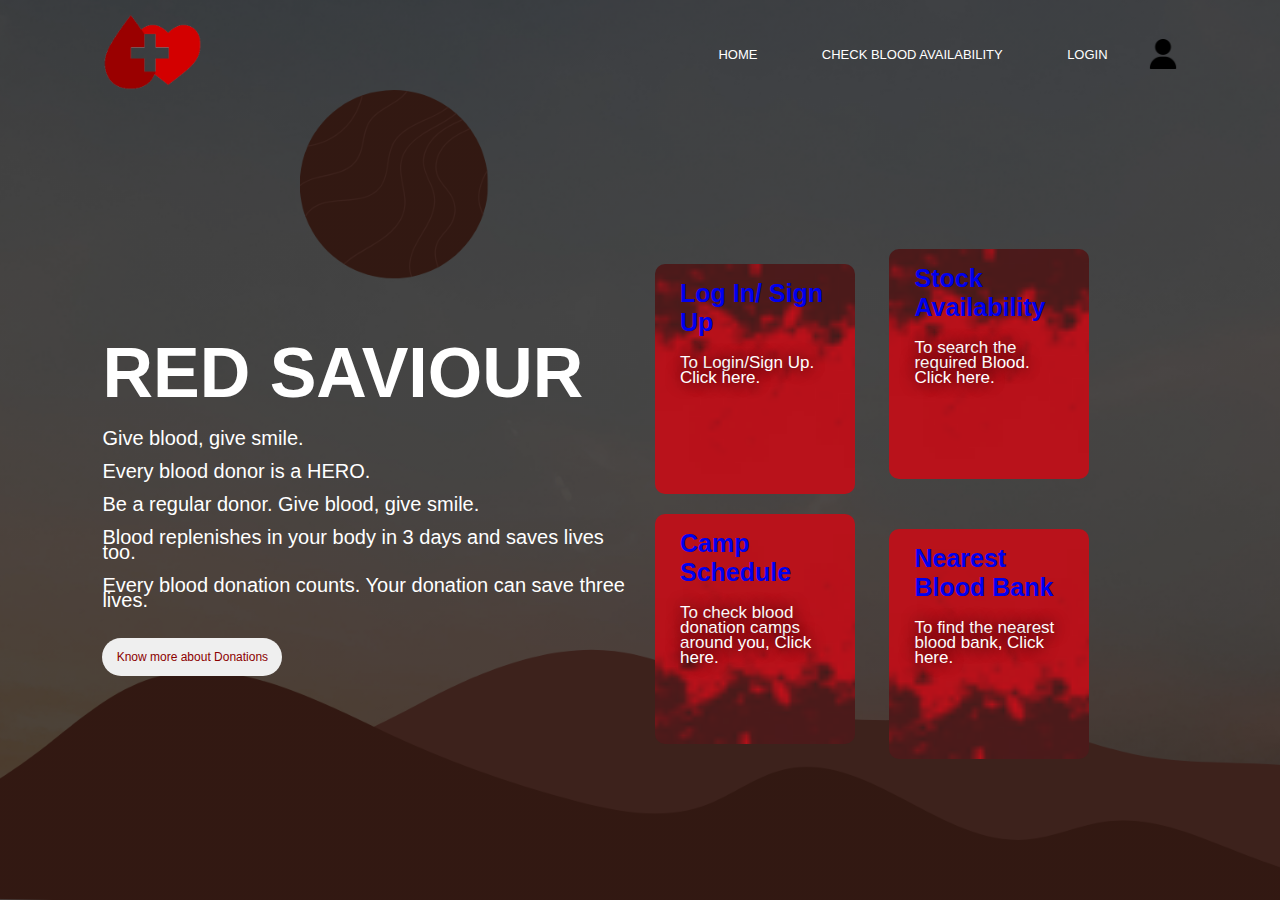
<file: index.html>
<!DOCTYPE html>
<html lang="en">
<head>
    <meta charset="UTF-8">
    <link rel="stylesheet" href="css/style.css">
    <meta http-equiv="X-UA-Compatible" content="IE=edge">
    <link rel="icon" href="images/blood.png" type="image/x-icon">
    <meta name="viewport" content="width=device-width, initial-scale=1.0">
    <title>Red Saviour</title>
</head>
<body>
    <div class="container">
        <div class="navbar">
            <a href="index.html" style="text-decoration: none;"><img src="images/logo.png" class="logo"></a>
            <nav>
                <ul>
                    <li><a href="index.html">HOME</a></li>
                    <li><a href="html/stock.html">CHECK BLOOD AVAILABILITY</a></li>
                    <li><a href="html/log.html">LOGIN</a></li>
                </ul>
            </nav>
            <img src="images/user.png" class="menu-icon" title="User">
        </div>
        <div class="row">
            <div class="col">
                <a href="index.html" style="text-decoration: none;"><h3>RED SAVIOUR</h3></a>
                <br>
                <p>Give blood, give smile.</p>
                <br>
                <p>Every blood donor is a HERO.</p>
                <br>
                <p>Be a regular donor. Give blood, give smile.</p>
                <br>
                <p>Blood replenishes in your body in 3 days and saves lives too.</p>
                <br>
                <p>Every blood donation counts. Your donation can save three lives.</p>

                <button type="button"><a href="html/more.html" style="text-decoration: none; color: darkred;">Know more about Donations</a></button>
            </div>
            <div class="col">
                <div class="card card1">
                    <h4><a href="html/log.html">Log In/ Sign Up</a></h4>
                    <br>
                    <p>To Login/Sign Up. Click here.</p>
                </div>
                <div class="card card2">
                    <h4><a href="html/stock.html">Stock Availability</a></h4>
                    <br>
                    <p>To search the required Blood. Click here.</p>
                </div>
                <div class="card card3">
                    <h4><a href="html/camp.html">Camp Schedule</a></h4>
                    <br>
                    <p>To check blood donation camps around you, Click here.</p>
                </div>
                <div class="card card4">
                    <h4><a href="html/nearest.html">Nearest Blood Bank</a></h4>
                    <br>
                    <p>To find the nearest blood bank, Click here.</p>
                </div>
            </div>
        </div> 
    </div>
    
</body>
</html>
</file>
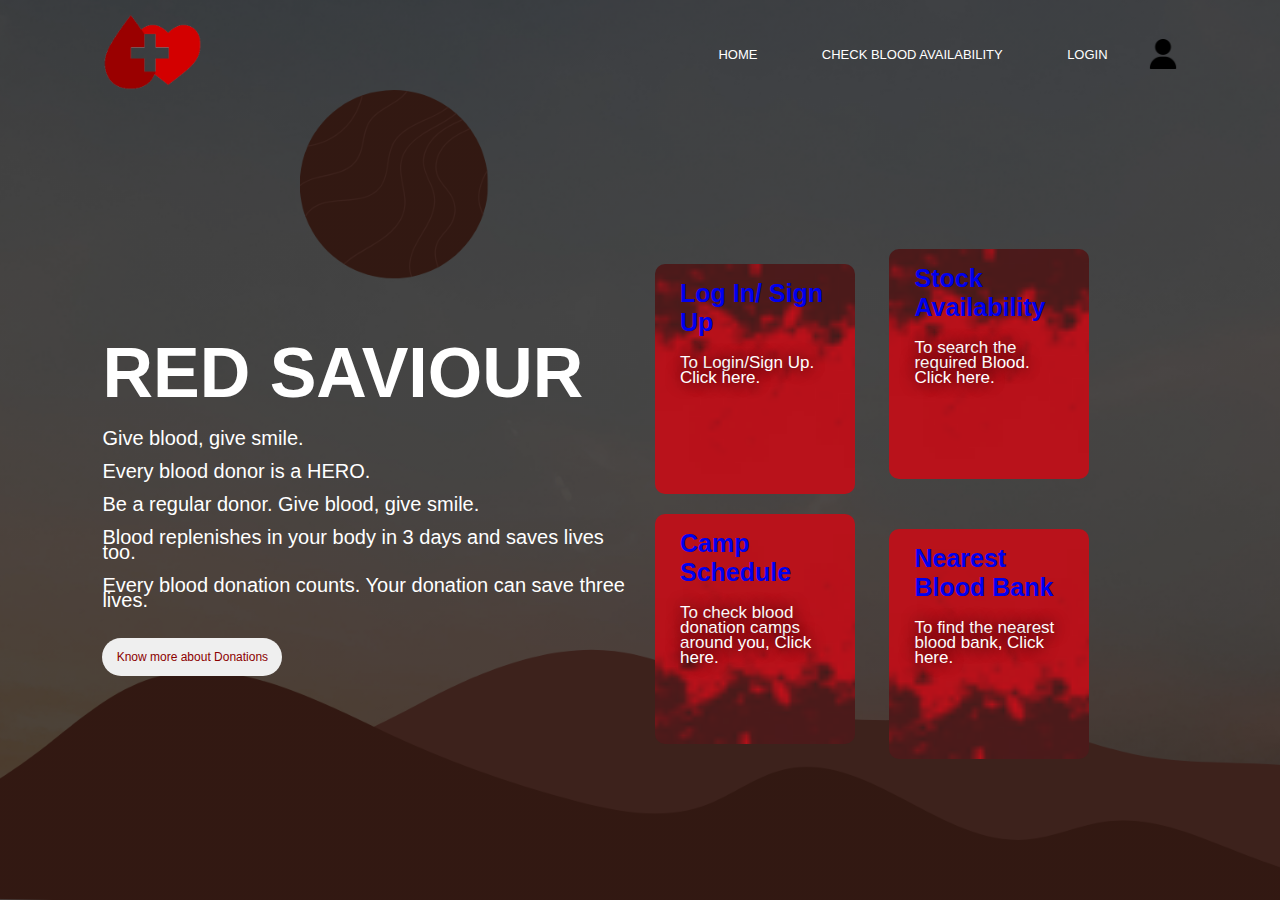
<file: html/index.html>
<!DOCTYPE html>
<html lang="en">
<head>
    <meta charset="UTF-8">
    <link rel="stylesheet" href="../css/style.css">
    <meta http-equiv="X-UA-Compatible" content="IE=edge">
    <link rel="icon" href="../images/blood.png" type="image/x-icon">
    <meta name="viewport" content="width=device-width, initial-scale=1.0">
    <title>Red Saviour</title>
</head>
<body>
    <div class="container">
        <div class="navbar">
            <a href="index.html" style="text-decoration: none;"><img src="../images/logo.png" class="logo"></a>
            <nav>
                <ul>
                    <li><a href="index.html">HOME</a></li>
                    <li><a href="stock.html">CHECK BLOOD AVAILABILITY</a></li>
                    <li><a href="log.html">LOGIN</a></li>
                </ul>
            </nav>
            <img src="../images/user.png" class="menu-icon" title="User">
        </div>
        <div class="row">
            <div class="col">
                <a href="index.html" style="text-decoration: none;"><h3>RED SAVIOUR</h3></a>
                <br>
                <p>Give blood, give smile.</p>
                <br>
                <p>Every blood donor is a HERO.</p>
                <br>
                <p>Be a regular donor. Give blood, give smile.</p>
                <br>
                <p>Blood replenishes in your body in 3 days and saves lives too.</p>
                <br>
                <p>Every blood donation counts. Your donation can save three lives.</p>

                <button type="button"><a href="more.html" style="text-decoration: none; color: darkred;">Know more about Donations</a></button>
            </div>
            <div class="col">
                <div class="card card1">
                    <h4><a href="log.html">Log In/ Sign Up</a></h4>
                    <br>
                    <p>To Login/Sign Up. Click here.</p>
                </div>
                <div class="card card2">
                    <h4><a href="stock.html">Stock Availability</a></h4>
                    <br>
                    <p>To search the required Blood. Click here.</p>
                </div>
                <div class="card card3">
                    <h4><a href="camp.html">Camp Schedule</a></h4>
                    <br>
                    <p>To check blood donation camps around you, Click here.</p>
                </div>
                <div class="card card4">
                    <h4><a href="nearest.html">Nearest Blood Bank</a></h4>
                    <br>
                    <p>To find the nearest blood bank, Click here.</p>
                </div>
            </div>
        </div> 
    </div>
    
</body>
</html>
</file>
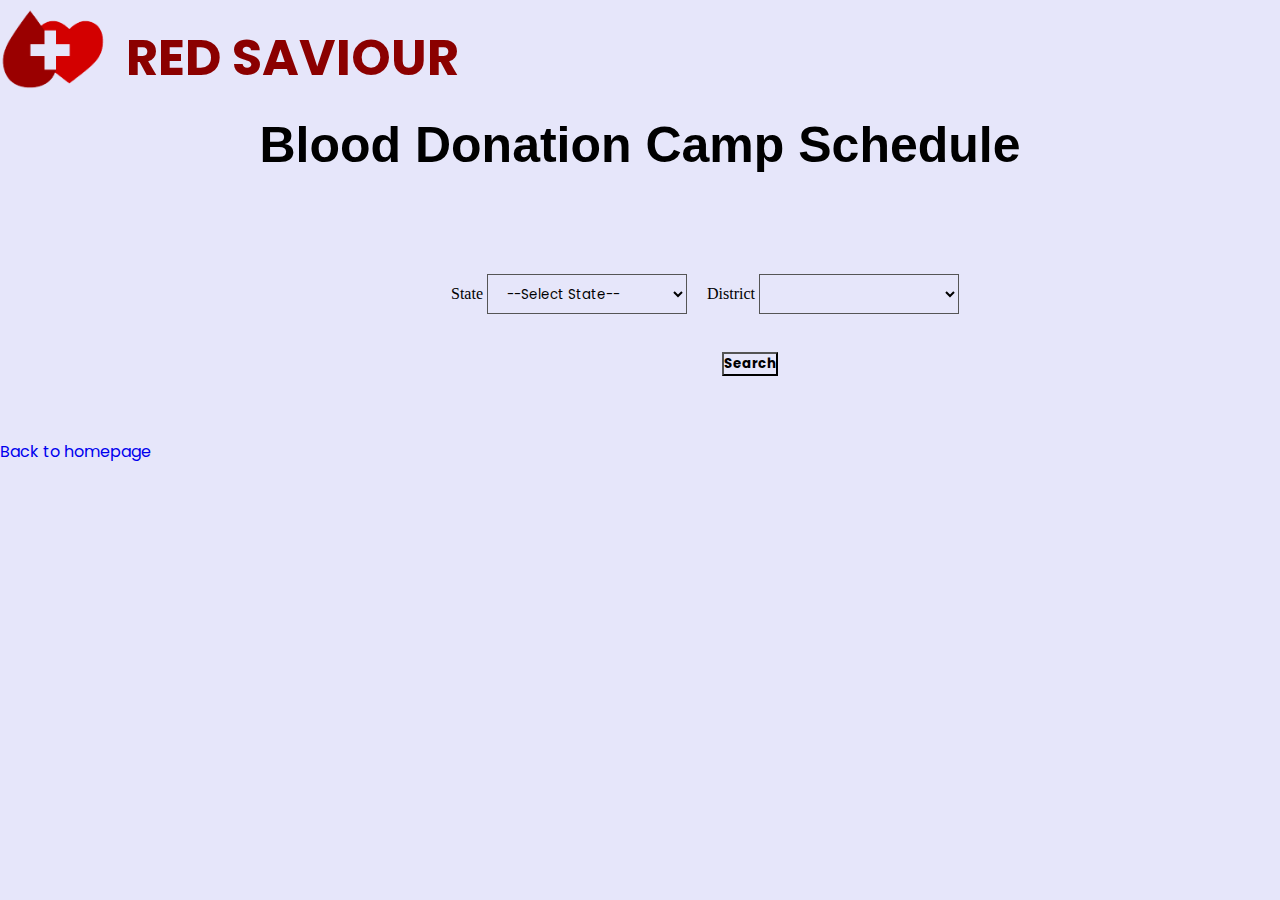
<file: html/camp.html>
<!DOCTYPE html>
<html lang="en">
<head>
    <meta charset="UTF-8">
    <meta http-equiv="X-UA-Compatible" content="IE=edge">
    <link rel="stylesheet" href="../css/camp.css">
    <link rel="icon" href="../images/blood.png" type="image/x-icon">
    <meta name="viewport" content="width=device-width, initial-scale=1.0">
    <link rel="stylesheet" href="https://fonts.googleapis.com/css?family=Poppins&display=swap">
    <title>Camp Schedule</title>
</head>
<body>
    <div class="top">
        <a href="index.html"><img src="../images/blood.png" alt="logo" style="height: 100px; width: 50;"></a>
        <a href="index.html" style="text-decoration: none;"><h1>RED SAVIOUR</h1></a>
    </div>
    <h1 class="text" style="font-size: 50px;">Blood Donation Camp Schedule</h1>

    <div class="container">
        <div class="f-group">
            <label for="State">State</label>
            <select name="slct1" id="slct1" onchange="populate(this.id, 'slct2')">
                <option value="">--Select State--</option>
                <option value="all">All</option>
                <option value="bihar">Bihar</option>
                <option value="haryana">Haryana</option>
                <option value="delhi">Delhi</option>
                <option value="punjab">Punjab</option>
                <option value="rajasthan">Rajasthan</option>
                <option value="uttarakhand">Uttarakhand</option>
                <option value="uttar pradesh">Uttar Pradesh</option>
            </select>
        </div>
        <div class="f-group">
            <label for="">District</label>
            <select name="slct2" id="slct2"></select>
        </div>
    </div>

    <div class="box-but"><button class="but" name="submit">
        <strong><a href="notfound.html" style="text-decoration: none; color: black;">Search</a></strong>
    </button></div>
    <br>
    <a href="index.html" style="text-decoration: none;">Back to homepage</a>
    <script src="../javascript/camp.js"></script>
</body>
</html>
</file>
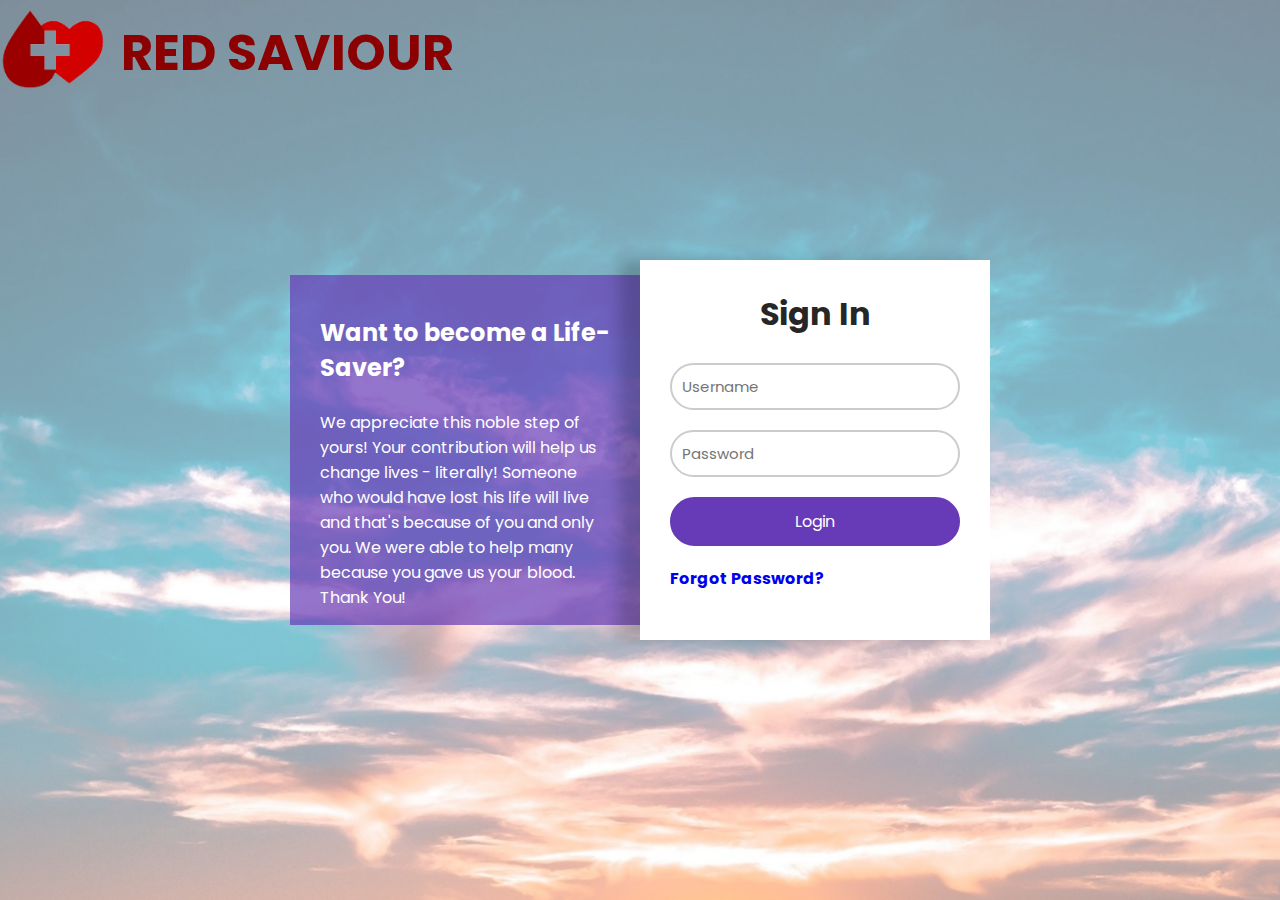
<file: html/log.html>
<!DOCTYPE html>
<html lang="en">
<head>
    <meta charset="UTF-8">
    <meta http-equiv="X-UA-Compatible" content="IE=edge">
    <meta name="viewport" content="width=device-width, initial-scale=1.0">
    <link rel="stylesheet" href="../css/log.css">
    <link rel="stylesheet" href="https://fonts.googleapis.com/css?family=Poppins&display=swap">
    <link rel="icon" href="../images/blood.png" type="image/x-icon">
    <title>Log In/ Sign Up</title>
</head>
<body>
    <div class="cov">
    <div class="top">
        <a href="index.html"><img src="../images/blood.png" alt="logo" style="height: 100px; width: 50;"></a>
        <a href="index.html" style="text-decoration: none;"><h1>RED SAVIOUR</h1></a>
    </div>
    <section>
    <div class="container">
        <div class="form_content">
            <h2>Want to become a Life-Saver?</h2>
            <br>
            <p>We appreciate this noble step of yours! Your contribution will help us change lives - literally! Someone who would have lost his life will live and that's because of you and only you. We were able to help many because you gave us your blood.</p>
            <p>Thank You!</p>
        </div>
        <div class="login_form">
            <h1>Sign In</h1>
            <br>
            <form action="lognf.html">
                <input type="text" name="" required="" placeholder="Username">
                <input type="password" name="" required="" placeholder="Password">
                <input type="submit" name="" value="Login">
            </form>
            <a href="#">Forgot Password?</a>
        </div>
    </div>
    </section>
    </div>
</body>
</html>
</file>
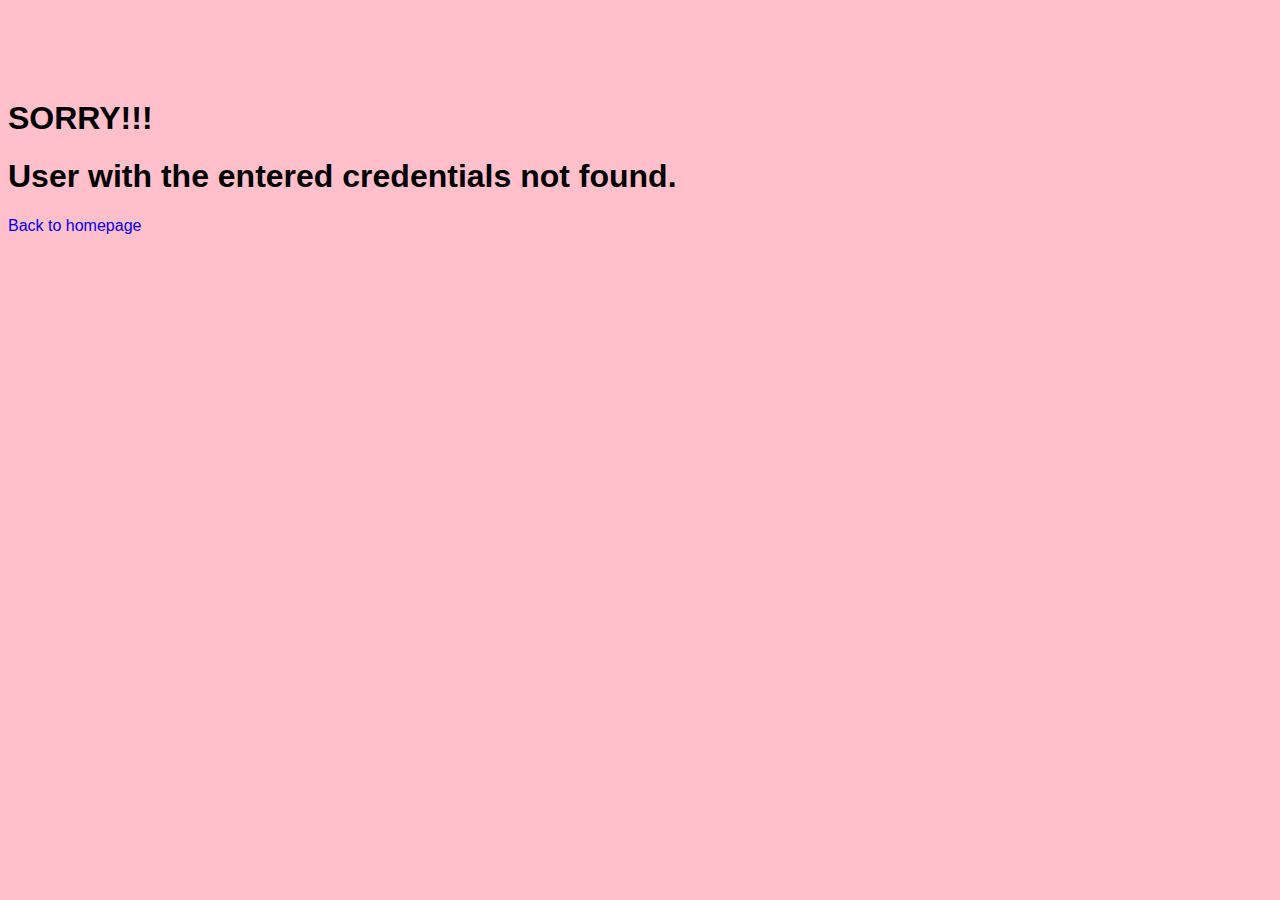
<file: html/lognf.html>
<!DOCTYPE html>
<html lang="en">
<head>
    <meta charset="UTF-8">
    <meta http-equiv="X-UA-Compatible" content="IE=edge">
    <meta name="viewport" content="width=device-width, initial-scale=1.0">
    <link rel="icon" href="../images/blood.png" type="image/x-icon">
    <title>Not Found!</title>
</head>
<body style="background-color: pink; font-family: 'Poppins', sans-serif;">
    <h1 style="margin-top: 100px;">SORRY!!!</h1>  
    <h1 >User with the entered credentials not found.</h1>
    
    <a href="index.html" style="text-decoration: none;">Back to homepage</a>
</body>
</html>
</file>
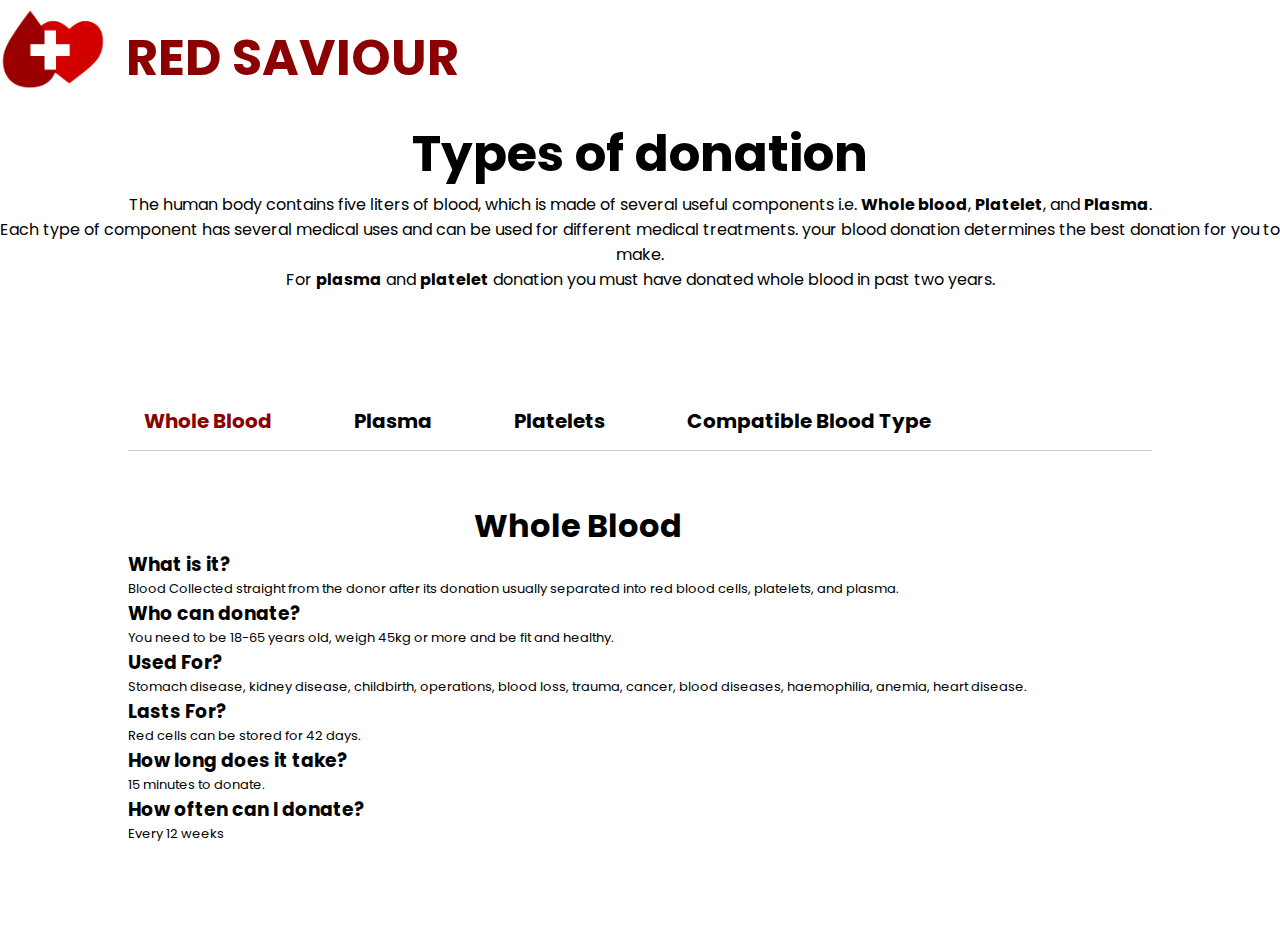
<file: html/more.html>
<!DOCTYPE html>
<html lang="en">
<head>
    <meta charset="UTF-8">
    <meta http-equiv="X-UA-Compatible" content="IE=edge">
    <meta name="viewport" content="width=device-width, initial-scale=1.0">
    <link rel="stylesheet" href="https://fonts.googleapis.com/css?family=Poppins&display=swap">
    <link rel="stylesheet" href="../css/more.css">
    <link rel="icon" href="../images/blood.png" type="image/x-icon">
    <title>More</title>
</head>
<body>
    <div class="top">
    <a href="index.html"><img src="../images/blood.png" alt="logo" style="height: 100px; width: 50;"></a>
    <a href="index.html" style="text-decoration: none;"><h1>RED SAVIOUR</h1></a>
    </div>
    <div class="description">
      <header style="text-align: center; font-size: 25px;">
				<h1 >Types of donation</h1>
			</header>
      <div>
        <p style="text-align: center;">The human body contains five liters of blood, which is made of several useful components i.e. <strong>Whole blood</strong>, <strong>Platelet</strong>, and <strong>Plasma</strong>.</p>
        <p style="text-align: center;">Each type of component has several medical uses and can be used for different medical treatments. your blood donation determines the best donation for you to make.</p>
        <p style="text-align: center;">For <strong>plasma</strong> and <strong>platelet</strong> donation you must have donated whole blood in past two years.</p>
    </div>
    <div class="hero">
      <div class="btn-box">
        <button id="btn1" onclick="openHTML()">Whole Blood</button>
        <button id="btn2" onclick="openCSS()">Plasma</button>
        <button id="btn3" onclick="openJS()">Platelets</button>
        <button id="btn4" onclick="openTY()">Compatible Blood Type</button>
      </div>
      <div id="content1" class="content">
        <div class="content-left">
          <h1 style="text-align: center;">Whole Blood</h1>
            <h3>What is it?</h3>
            <p>Blood Collected straight from the donor after its donation usually separated into red blood cells, platelets, and plasma.</p>
            <h3>Who can donate?</h3>
            <p>You need to be 18-65 years old, weigh 45kg or more and be fit and healthy.</p>
            <h3>Used For?</h3>
            <p>Stomach disease, kidney disease, childbirth, operations, blood loss, trauma, cancer, blood diseases, haemophilia, anemia, heart disease.</p>
            <h3>Lasts For?</h3>
            <p>Red cells can be stored for 42 days.</p>
            <h3>How long does it take?</h3>
            <p>15 minutes to donate.</p>
            <h3>How often can I donate?</h3>
            <p>Every 12 weeks</p>
        </div>
      </div>
      <div id="content2" class="content">
        <div class="content-left">
          <h1 style="text-align: center;">Plasma</h1>
          <h3>What is it?</h3>
			    <p>The straw-coloured liquid in which red blood cells, white blood cells, and platelets float in.Contains special nutrients which can be used to create 18 different type of medical products to treat many different medical conditions.</p>
			    <h3>Who can donate?</h3>
			    <p>You need to be 18-70 (men) or 20-70 (women) years old, weigh 50kg or more and must have given successful whole blood donation in last two years. </p>
		      <h3>Used For?</h3>
			    <p>Immune system conditions, pregnancy (including anti-D injections), bleeding, shock, burns, muscle and nerve conditions, haemophilia, immunisations.</p>
          <h3>Lasts For?</h3>
          <p>Plasma can last up to one year when frozen.</p>
		      <h3>How  does it work?</h3>
			    <p>We collect your blood, keep plasma and return rest to you by apheresis donation.</p>
		      <h3>How long does it take?</h3>
          <p>15 minutes to donate.</p>
			    <h3>How often can I donate?</h3>
			    <p>Every 2-3 weeks.</p>
        </div>
      </div>
      <div id="content3" class="content">
        <div class="content-left">
          <h1 style="text-align: center;">Platelets</h1>
          <h3>What is it?</h3>
			    <p>The tiny 'plates' in blood that wedge together to help to clot and reduce bleeding. Always in high demand, Vital for people with low platelet count, like malaria and cancer patients.</p>
			    <h3>Who can donate?</h3>
			    <p>You need to be 18-70 years old (men), weigh 50kg or more and have given a successful plasma donation in the past 12 months</p>
		      <h3>Used For?</h3>
			    <p>Cancer, blood diseases, haemophilia, anaemia, heart disease, stomach disease, kidney disease, childbirth, operations, blood loss, trauma, burns.</p>
			    <h3>Lasts For?</h3>
			    <p>Just five days..</p>
		      <h3>How does it work?</h3>
			    <p>We collect your blood, keep platelet and return rest to you by apheresis donation.</p>
			    <h3>How long does it take?</h3>
			    <p>45 minutes to donate.</p>
			    <h3>How often can I donate?</h3>
			    <p>Every 2 weeks</p>
        </div>
      </div>
      <div id="content4" class="content">
        <div class="content-left">
          <h1 style="text-align: end;">Compatible Blood Type</h1>
          <table class="tabled table-responsive table-bordered ">
            <tbody>
            <tr>
            <th colspan="3" style='color:white;background-color:red;'>Compatible Blood Type Donors</th>
            </tr>
            <tr>
            <td><b>Blood Type</b></td>
            <td><b>Donate Blood To</b></td>
            <td><b>Receive Blood From</b></td>
            </tr>
            <tr>
            <td><span style="color: #961e1b;"><b>A+</b></span></td>
            <td>A+ AB+</td>
            <td>A+ A- O+ O-</td>
            </tr>
            <tr>
            <td><span style="color: #961e1b;"><b>O+</b></span></td>
            <td>O+ A+ B+ AB+</td>
            <td>O+ O-</td>
            </tr>
            <tr>
            <td><span style="color: #961e1b;"><b>B+</b></span></td>
            <td>B+ AB+</td>
            <td>B+ B- O+ O-</td>
            </tr>
            <tr>
            <td><span style="color: #961e1b;"><b>AB+</b></span></td>
            <td>AB+</td>
            <td>Everyone</td>
            </tr>
            <tr>
            <td><span style="color: #961e1b;"><b>A-</b></span></td>
            <td>A+ A- AB+ AB-</td>
            <td>A- O-</td>
            </tr>
            <tr>
            <td><span style="color: #961e1b;"><b>O-</b></span></td>
            <td>Everyone</td>
            <td>O-</td>
            </tr>
            <tr>
            <td><span style="color: #961e1b;"><b>B-</b></span></td>
            <td>B+ B- AB+ AB-</td>
            <td>B- O-</td>
            </tr>
            <tr>
            <td><span style="color: #961e1b;"><b>AB-</b></span></td>
            <td>AB+ AB-</td>
            <td>AB- A- B- O-</td>
            </tr>
            </tbody>
            </table>
      </div>
    </div>
    <script src="../javascript/more.js"></script>
</body>
</html>
</file>
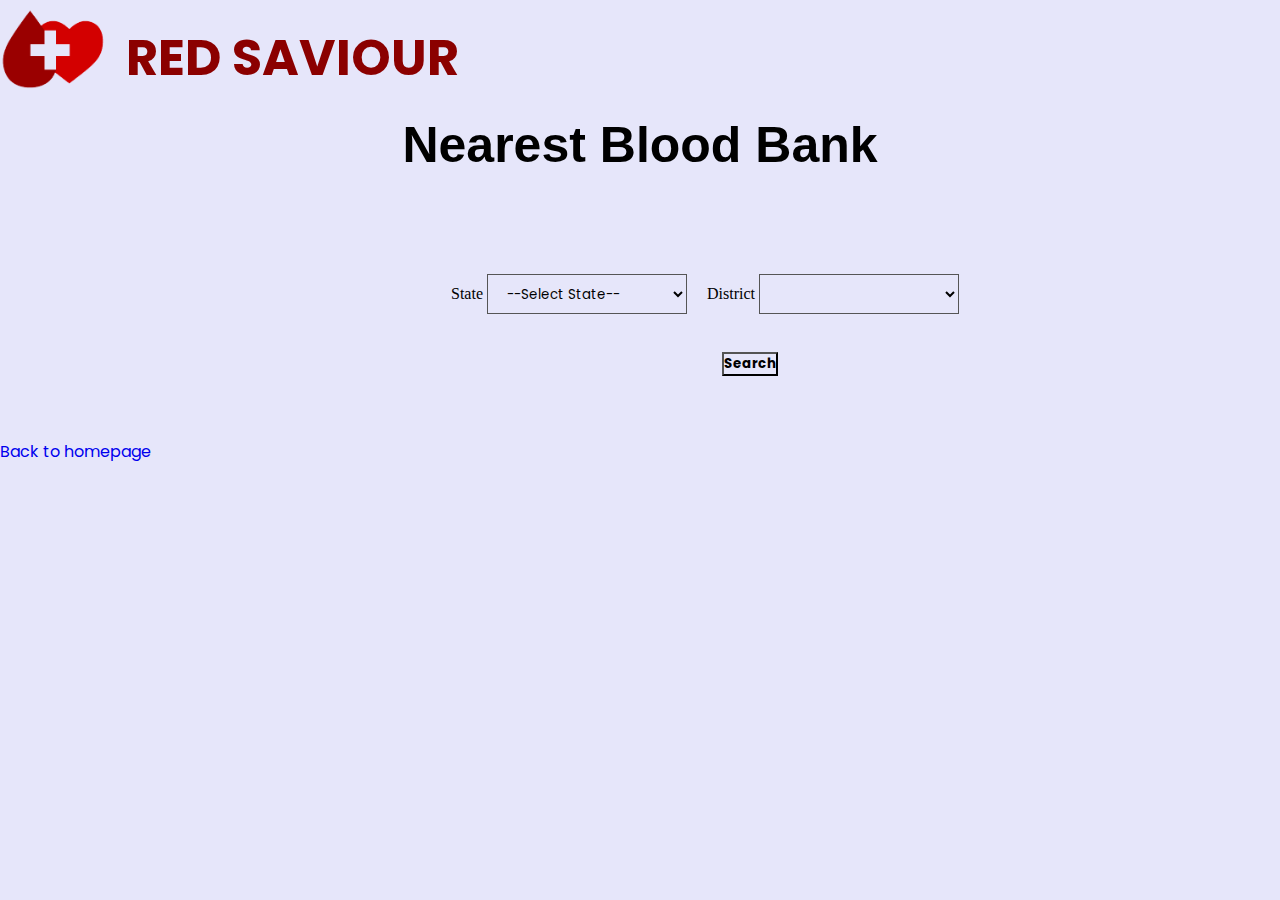
<file: html/nearest.html>
<!DOCTYPE html>
<html lang="en">
<head>
    <meta charset="UTF-8">
    <meta http-equiv="X-UA-Compatible" content="IE=edge">
    <link rel="stylesheet" href="../css/nearest.css">
    <link rel="icon" href="../images/blood.png" type="image/x-icon">
    <meta name="viewport" content="width=device-width, initial-scale=1.0">
    <link rel="stylesheet" href="https://fonts.googleapis.com/css?family=Poppins&display=swap">
    <title>Nearest Blood Bank</title>
</head>
<body>
    <div class="top">
        <a href="index.html"><img src="../images/blood.png" alt="logo" style="height: 100px; width: 50;"></a>
        <a href="index.html" style="text-decoration: none;"><h1>RED SAVIOUR</h1></a>
    </div>
    <h1 class="text" style="font-size: 50px;">Nearest Blood Bank</h1>
    
    <div class="container">
        <div class="f-group">
            <label for="State">State</label>
            <select name="slct1" id="slct1" onchange="populate(this.id, 'slct2')">
                <option value="">--Select State--</option>
                <option value="all">All</option>
                <option value="bihar">Bihar</option>
                <option value="haryana">Haryana</option>
                <option value="delhi">Delhi</option>
                <option value="punjab">Punjab</option>
                <option value="rajasthan">Rajasthan</option>
                <option value="uttarakhand">Uttarakhand</option>
                <option value="uttar pradesh">Uttar Pradesh</option>
            </select>
        </div>
        <div class="f-group">
            <label for="">District</label>
            <select name="slct2" id="slct2"></select>
        </div>
    </div>
    
    <div class="box-but"><button class="but" name="submit">
        <strong><a href="notfound.html" style="text-decoration: none; color: black;">Search</a></strong>
    </button></div>
    <br>
    <a href="index.html" style="text-decoration: none;">Back to homepage</a>
    
    <script src="../javascript/nearest.js"></script>
</body>
</html>
</file>
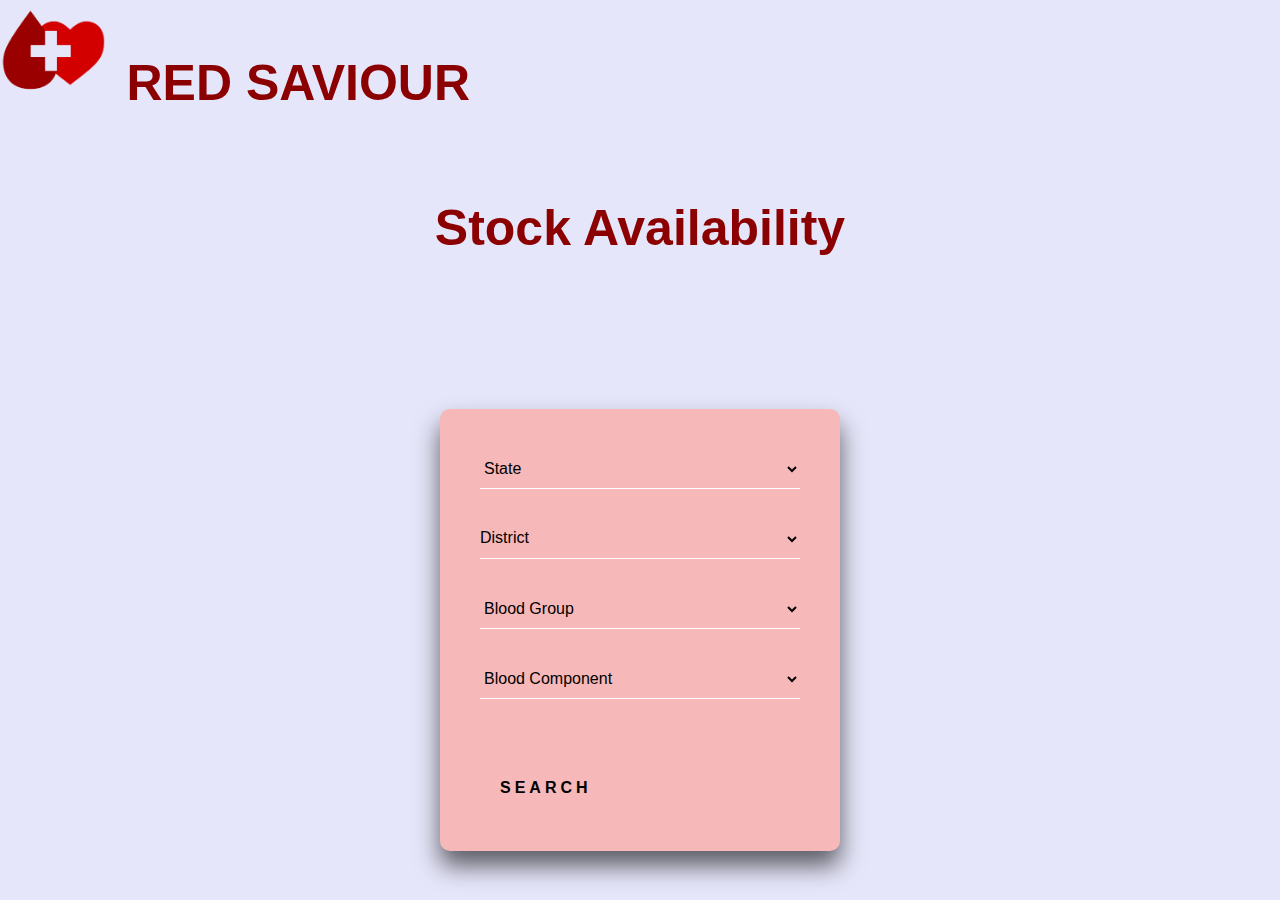
<file: html/stock.html>
<!DOCTYPE html>
<html lang="en">
<head>
    <meta charset="UTF-8">
    <meta http-equiv="X-UA-Compatible" content="IE=edge">
    <link rel="icon" href="../images/blood.png" type="image/x-icon">
    <link rel="stylesheet" href="../css/stockstyle.css">
    <meta name="viewport" content="width=device-width, initial-scale=1.0">
    <link rel="stylesheet" href="https://fonts.googleapis.com/css?family=Poppins&display=swap">
    <title>Stock Availability</title>
</head>
<body>
    <div class="top">
        <a href="index.html"><img src="../images/logo.png" alt="logo" style="height: 100px; width: 50;"></a>
        <a href="index.html" style="text-decoration: none;"><h1>RED SAVIOUR</h1></a>
    </div>
    <h1 class="text" style="font-size: 50px;">Stock Availability</h1>
    
    
<div class="login-box">
  
    <form>
      <div class="user-box">
            <select name="slct1" id="slct1" onchange="populate(this.id, 'slct2')">
                <option value="">State</option>
                <option value="all">All</option>
                <option value="bihar">Bihar</option>
                <option value="haryana">Haryana</option>
                <option value="delhi">Delhi</option>
                <option value="punjab">Punjab</option>
                <option value="rajasthan">Rajasthan</option>
                <option value="uttarakhand">Uttarakhand</option>
                <option value="uttar pradesh">Uttar Pradesh</option>
            </select>
      </div>
      <div class="user-box">
        <label for="">District</label>
        <select name="slct2" id="slct2"></select>
      </div>
      <div class="user-box">
        <select name="myBlood" id="BloodGroup">
            <option value="-1">Blood Group</option>
            <option value="A+">A+</option>
            <option value="A-">A-</option>
            <option value="B-">B-</option>
            <option value="O+">O+</option>
            <option value="O-">O-</option>
            <option value="AB+">AB+</option>
            <option value="AB-">AB-</option>
        </select>
    </div>

    <div class="user-box">
        <select name="myType" id="Type">
            <option value="-1">Blood Component</option>
            <option value="Whole Blood">Whole Blood</option>
            <option value="Plasma">Plasma</option>
            <option value="Platelets">Platelets</option>
        </select>
    </div>
      
        <a href="notfound.html" >
            <span></span>
            <span></span>
            <span></span>
            <span></span>    
        Search</a>
    
      </a>
    </form>
  </div>

    <script src="../javascript/stock.js"></script>

</body>
</html>
</file>
<file: css/style.css>
*{
    margin: 0;
    padding: 0;
    font-family: sans-serif;
}

.container{
    width: 100%;
    height: 100vh;
    background-image: linear-gradient(rgba(0,0,0,0.7),rgba(0,0,0,0.7)),url(../images/Wallpaper.png);
    background-position: center;
    background-size: cover;
    padding-left: 8%;
    padding-right: 8%;
    box-sizing: border-box;
}

.navbar{
    height: 12%;
    display: flex;
    align-items: center;
}

.logo{
    width: 100px;
    cursor: pointer;
}

.menu-icon{
    width: 30px;
    cursor: pointer;
    margin-left: 40px;

}

nav{
    flex:1;
    text-align: right;
}

nav ul li{
    list-style: none;
    display: inline-block;
    margin-left: 60px;
}

nav ul li a{
    text-decoration: none;
    color: #fff;
    font-size: 13px;
    text-decoration: none;
}

.row{
    display: flex;
    height: 88%;
    align-items: center;
}

.col{
    flex-basis: 50%;
}
h3{
    color: #fff;
    font-size: 70px;
}
p{
    color: #fff;
    font-size: 20px;
    line-height: 15px;
}
button{
    width: 180px;
    color: #000;
    font-size: 12px;
    padding: 12px 0;
    border: 0;
    border-radius: 20px;
    outline: none;
    margin-top: 30px;
}
.card{
    width: 200px;
    height: 230px;
    display: inline-block;
    border-radius: 10px;
    padding: 15px 25px;
    box-sizing: border-box;
    cursor: pointer;
    margin: 10px 15px;
    background-position: center;
    background-size: cover;
    transition: transform 0.5;
}
.card1{
    background-image: url(../images/pic-1.png);
}
.card2{
    background-image: url(../images/pic-1.png);
}
.card3{
    background-image: url(../images/pic-2.png);
}
.card4{
    background-image: url(../images/pic-2.png);
}
.card:hover{
    transform: translateY(-10px);
}
h4{
    color: #fff;
    font-size: 25px;
    /*text-shadow: 0 0 5px #999;*/
}
.card p{
    text-shadow: 0 0 15px #000;
    font-size: 17px;
    font-family: 'Segoe UI', Tahoma, Geneva, Verdana, sans-serif;
}

a{
    text-decoration: none;
}
</file>
<file: css/camp.css>
*{
    padding: 0;
    margin: 0;
    font-family: 'Poppins', sans-serif;
    background-color: lavender;
}
.top{
    display: flex;
    justify-content: baseline;
}
  
.top h1{
    padding: 20px;
    font-size: 50px;
    color: #8b0000;
}

.text{
    display: flex;
    justify-content: center;
    align-items: center;
    font-family: Verdana, Geneva, Tahoma, sans-serif;
}

.container{
    margin-top: 100px;
    margin-left: 150px;
    display: flex;
    flex: 1 1 auto;
    justify-content: center;
    align-items: center;
}
  
.f-group{
    float: left;
    
}
  
.f-group label{
    display: flexbox;
    margin-bottom: 8px;
    font-family: 'roboto';
    font-weight: 500;
}
  
select{
    border: 1px solid #555;
    height: 40px;
    width: 200px;
    padding: 0 15px;
    margin-right: 20px;
}

.but{
    display: flex;
    align-items: center;
    justify-content: center;
}
.box-but{
    width: 1500px;
    height: 100px;
    display: flex;
    align-items: center;
    justify-content: center;
}
</file>
<file: css/log.css>
*{
    padding: 0;
    margin: 0;
    font-family: 'Poppins', sans-serif;
}

.top{
    display: flex;
    justify-content: baseline;
}
  
.top h1{
    padding: 15px;
    font-size: 50px;
    color: #8b0000;
}
 
body{
    margin: 0;
    padding: 0;
}

.cov{
    width: 100%;
    height: 100vh;
    background: url(../images/login.png);
    background-size: cover;
}

.container{
    position: absolute;
    top: 50%;
    left: 50%;
    transform: translate(-50%,-50%);
    width: 700px;
    height: 350px;
    background: rgba(103, 58, 183, 0.7);
}

.container .form_content,
.container .login_form
{
    position: relative;
    width: 50%;
    height: 350px;
    float: left;
    box-sizing: border-box;
}

.container .form_content{
    padding: 40px 30px;
    color: #fff;
}

.container .login_form{
    background: #fff;
    height: 380px;
    top: -15px;
    box-shadow: -20px 0 15px rgba(0,0,0,0.2);
    padding: 30px;
}

.container .login_form h1{
    color: #262626;
    text-align: center;
}

.container .login_form input{
    display: block;
    width: 100%;
    padding: 10px;
    box-sizing: border-box;
    margin-bottom: 20px;
    border: 2px solid #ccc;
    border-radius: 25px;
    outline: none;
    font-size: 15px;
}

.container .login_form input:hover,
.container .login_form input:valid{
    border: 2px solid #673ab7;
}

.container .login_form input[type="submit"]{
    color: #fff;
    background: #673ab7;
    font-size: 16px;
    transition: 0.5s;
}

.container .login_form input[type="submit"]:hover{
    background: #ff0057;
    border: 2px solid #ff0057;
}

.container .login_form a{
    text-decoration: none;
    font-weight: bold;
}
</file>
<file: css/more.css>
*{
  padding: 0;
  margin: 0;
  font-family: 'Poppins', sans-serif;
}

.top{
  display: flex;
  justify-content: baseline;
}

.top h1{
  padding: 20px;
  font-size: 50px;
  color: #8b0000;
}

.hero{
  width: 80%;
  height: 450px;
  position: relative;
  margin: 100px auto;
  overflow: hidden;
}

.btn-box{
  display: flex;
  border-bottom: 1px solid #ccc;
}

.btn-box button{
  background: transparent;
  border: none;
  outline: none;
  cursor: pointer;
  padding: 14px 16px;
  margin-right: 50px;
  font-size: 20px;
  font-weight: bold;
}

.btn-box img{
  width: 20px;
  height: 20px;
}

.content-right img{
  width: 350px;
}

.content{
  display: flex;
  justify-content: center;
  align-items: center;
  margin: 5% auto;
  position: absolute;
  transform: translateX(100%);
  transition: 0.3s;
}

/*.content-left{
  flex-basis: 50%;
}*/

.content-left p{
  font-size: 13px;
}

.content a{
  width: 150px;
  display: block;
  padding: 8px 5px;
  border-radius: 20px;
  text-decoration: none;
  background-color: #ff7846;
  color: #fff;
  text-align: center;
}

.content-right{
  flex-basis: 50%;
}

#content1{
  transform: translateX(0px);
}

#btn1{
  color: #8b0000;
}

.but{
  display: flex;
  align-items: flex-end;
}

.table-responsive{
  min-height: .01%;
  overflow-x: auto;
}

.table-bordered, .table-bordered>tbody>tr>td, .table-bordered>tbody>tr>th, .table-bordered>tfoot>tr>td, .table-bordered>tfoot>tr>th, .table-bordered>thead>tr>td, .table-bordered>thead>tr>th{
  border: 1px solid #ddd;
}

.tabled{
  display: table;
  width: 100%;
  max-width: 100%;
  margin-left: 200px;
  margin-bottom: 20px;
  text-indent: initial;
  border-spacing: 0;
  border-collapse: collapse;
  background-color: transparent;
}
</file>
<file: css/nearest.css>
*{
    padding: 0;
    margin: 0;
    font-family: 'Poppins', sans-serif;
    background-color: lavender;
}
.top{
    display: flex;
    justify-content: baseline;
}
  
.top h1{
    padding: 20px;
    font-size: 50px;
    color: #8b0000;
}

.text{
    display: flex;
    justify-content: center;
    align-items: center;
    font-family: Verdana, Geneva, Tahoma, sans-serif;
}

.container{
    margin-top: 100px;
    margin-left: 150px;
    display: flex;
    flex: 1 1 auto;
    justify-content: center;
    align-items: center;
}
  
.f-group{
    float: left;
    
}
  
.f-group label{
    display: flexbox;
    margin-bottom: 8px;
    font-family: 'roboto';
    font-weight: 500;
}
  
select{
    border: 1px solid #555;
    height: 40px;
    width: 200px;
    padding: 0 15px;
    margin-right: 20px;
}

.but{
    display: flex;
    align-items: center;
    justify-content: center;
}
.box-but{
    width: 1500px;
    height: 100px;
    display: flex;
    align-items: center;
    justify-content: center;
}
</file>
<file: css/stockstyle.css>
.top{
    display: flex;
    justify-content: baseline;
}
  
.top h1{
    padding: 20px;
    font-size: 50px;
    color: #8b0000;
}

.text{
    display: flex;
    justify-content: center;
    align-items: center;
    font-family: Verdana, Geneva, Tahoma, sans-serif;
    color: #8b0000;
}

html {
    height: 100%;
  }
  body {
    margin:0;
    padding:0;
    font-family: sans-serif;
    background: lavender;
  }
  
  .login-box {
    position: absolute;
    top: 70%;
    left: 50%;
    width: 400px;
    padding: 40px;
    transform: translate(-50%, -50%);
    background: #f6b8b8;
    box-sizing: border-box;
    box-shadow: 0 15px 25px rgba(0,0,0,.6);
    border-radius: 10px;
  }
  
  .login-box h2 {
    margin: 0 0 30px;
    padding: 0;
    color: #fff;
    text-align: center;
  }
  
  .login-box .user-box {
    position: relative;
  }
  
  .login-box .user-box input {
    width: 100%;
    padding: 10px 0;
    font-size: 16px;
    color: #fff;
    margin-bottom: 30px;
    border: none;
    border-bottom: 1px solid #fff;
    outline: none;
    background: transparent;
  }

  .login-box .user-box select {
    width: 100%;
    padding: 10px 0;
    font-size: 16px;
    color: rgb(0, 0, 0);
    margin-bottom: 30px;
    border: none;
    border-bottom: 1px solid #fff;
    outline: none;
    background: transparent;
  }

  .login-box .user-box label {
    position: absolute;
    top:0;
    left: 0;
    padding: 10px 0;
    font-size: 16px;
    color: rgb(0, 0, 0);
    pointer-events: none;
    transition: .5s;
  }
  
  .login-box .user-box input:focus ~ label,
  .login-box .user-box input:valid ~ label {
    top: -20px;
    left: 0;
    color: #03e9f4;
    font-size: 12px;
  }

  .login-box .user-box select:focus ~ label,
  .login-box .user-box select:valid ~ label {
    top: -20px;
    left: 0;
    color: #03e9f4;
    font-size: 12px;
  }
  
  .login-box form a {
    position: relative;
    display: inline-block;
    padding: 10px 20px;
    color: rgb(0, 0, 0);
    font-size: 16px;
    font-weight: bold;
    text-decoration: none;
    text-transform: uppercase;
    overflow: hidden;
    transition: .5s;
    margin-top: 40px;
    letter-spacing: 4px
  }
  
  .login-box a:hover {
    background:#8b0000;
    color: #fff;
    border-radius: 5px;
    box-shadow: 0 0 5px #8b0000,
                0 0 5px #8b0000,
                0 0 5px #8b0000,
                0 0 25px #8b0000;
  }
  
  .login-box a span {
    position: absolute;
    display: block;
  }
  
  .login-box a span:nth-child(1) {
    top: 0;
    left: -100%;
    width: 100%;
    height: 2px;
    background: linear-gradient(90deg, transparent, rgb(0, 0, 0));
    animation: btn-anim1 1s linear infinite;
  }
  
  @keyframes btn-anim1 {
    0% {
      left: -100%;
    }
    50%,100% {
      left: 100%;
    }
  }
  
  .login-box a span:nth-child(2) {
    top: -100%;
    right: 0;
    width: 2px;
    height: 100%;
    background: linear-gradient(180deg, transparent, rgb(0, 0, 0));
    animation: btn-anim2 1s linear infinite;
    animation-delay: .25s
  }
  
  @keyframes btn-anim2 {
    0% {
      top: -100%;
    }
    50%,100% {
      top: 100%;
    }
  }
  
  .login-box a span:nth-child(3) {
    bottom: 0;
    right: -100%;
    width: 100%;
    height: 2px;
    background: linear-gradient(270deg, transparent, rgb(0, 0, 0));
    animation: btn-anim3 1s linear infinite;
    animation-delay: .5s
  }
  
  @keyframes btn-anim3 {
    0% {
      right: -100%;
    }
    50%,100% {
      right: 100%;
    }
  }
  
  .login-box a span:nth-child(4) {
    bottom: -100%;
    left: 0;
    width: 2px;
    height: 100%;
    background: linear-gradient(360deg, transparent, rgb(0, 0, 0));
    animation: btn-anim4 1s linear infinite;
    animation-delay: .75s
  }
  
  @keyframes btn-anim4 {
    0% {
      bottom: -100%;
    }
    50%,100% {
      bottom: 100%;
    }
  }
</file>
